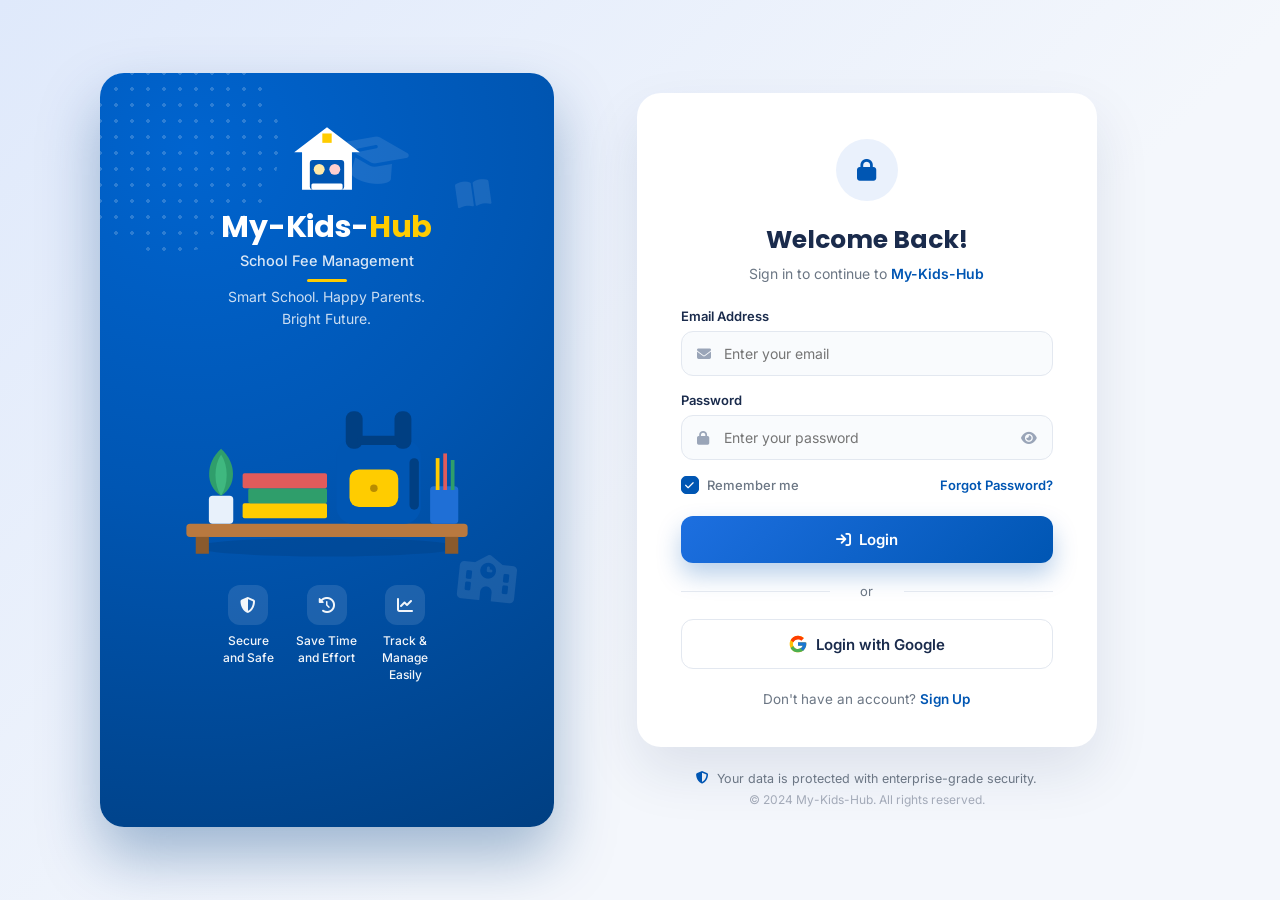
<file: index.html>
<!DOCTYPE html>
<html lang="en">
<head>
    <meta charset="UTF-8">
    <meta name="viewport" content="width=device-width, initial-scale=1.0">
    <title>Login | My-Kids-Hub</title>
    <link rel="preconnect" href="https://fonts.googleapis.com">
    <link href="https://fonts.googleapis.com/css2?family=Poppins:wght@600;700;800&family=Inter:wght@400;500;600;700&display=swap" rel="stylesheet">
    <link rel="stylesheet" href="assets/css/style.css">
    <link rel="stylesheet" href="assets/css/responsive.css">
    <link rel="stylesheet" href="https://cdnjs.cloudflare.com/ajax/libs/font-awesome/6.4.0/css/all.min.css">
</head>
<body>

    <div class="page">
        <div class="main-wrapper">

            <!-- LEFT PANEL -->
            <div class="left-section">
                <div class="dot-pattern"></div>

                <!-- floating outline icons -->
                <i class="fa-solid fa-book-open float-icon fi-1"></i>
                <i class="fa-solid fa-graduation-cap float-icon fi-2"></i>
                <i class="fa-solid fa-backpack float-icon fi-3"></i>
                <i class="fa-solid fa-school float-icon fi-4"></i>

                <div class="left-content">
                    <div class="logo-box">
                        <div class="logo-icon">
                            <svg viewBox="0 0 100 100" xmlns="http://www.w3.org/2000/svg">
                                <path d="M50 8 L92 40 H82 V88 H18 V40 H8 Z" fill="#ffffff"/>
                                <rect x="28" y="50" width="44" height="38" rx="4" fill="#0056b3"/>
                                <rect x="44" y="16" width="12" height="12" fill="#ffcc00"/>
                                <circle cx="40" cy="62" r="7" fill="#ffe9a8"/>
                                <circle cx="60" cy="62" r="7" fill="#ffcfcf"/>
                                <path d="M33 74 Q40 68 47 74" stroke="#0056b3" stroke-width="2" fill="none" stroke-linecap="round"/>
                                <path d="M53 74 Q60 68 67 74" stroke="#0056b3" stroke-width="2" fill="none" stroke-linecap="round"/>
                                <rect x="30" y="80" width="40" height="8" rx="2" fill="#ffffff"/>
                            </svg>
                        </div>
                        <h1>My-Kids-<span>Hub</span></h1>
                        <p class="subtitle">School Fee Management</p>
                        <div class="tagline-divider"></div>
                        <p class="tagline">Smart School. Happy Parents.<br>Bright Future.</p>
                    </div>

                    <div class="hero-illustration">
                        <svg viewBox="0 0 320 220" xmlns="http://www.w3.org/2000/svg">
                            <ellipse cx="160" cy="205" rx="140" ry="10" fill="#003f82" opacity="0.4"/>
                            <!-- desk -->
                            <rect x="10" y="180" width="300" height="14" rx="4" fill="#b9793f"/>
                            <rect x="20" y="194" width="14" height="18" fill="#8a5a2c"/>
                            <rect x="286" y="194" width="14" height="18" fill="#8a5a2c"/>
                            <!-- plant -->
                            <rect x="34" y="150" width="26" height="30" rx="4" fill="#e8f1fb"/>
                            <path d="M47 150 C30 140 30 115 47 100 C64 115 64 140 47 150 Z" fill="#2f9e6b"/>
                            <path d="M47 150 C55 138 55 118 47 106 C39 118 39 138 47 150 Z" fill="#3fb87f"/>
                            <!-- books -->
                            <rect x="70" y="158" width="90" height="16" rx="2" fill="#ffcc00"/>
                            <rect x="76" y="142" width="84" height="16" rx="2" fill="#2f9e6b"/>
                            <rect x="70" y="126" width="90" height="16" rx="2" fill="#e15b5b"/>
                            <!-- backpack -->
                            <rect x="170" y="90" width="90" height="90" rx="18" fill="#0056b3"/>
                            <rect x="180" y="60" width="18" height="40" rx="8" fill="#003f82"/>
                            <rect x="232" y="60" width="18" height="40" rx="8" fill="#003f82"/>
                            <rect x="192" y="86" width="46" height="10" rx="5" fill="#003f82"/>
                            <rect x="184" y="122" width="52" height="40" rx="10" fill="#ffcc00"/>
                            <circle cx="210" cy="142" r="4" fill="#b98c00"/>
                            <rect x="248" y="110" width="10" height="55" rx="5" fill="#003f82"/>
                            <!-- pencil cup -->
                            <rect x="270" y="140" width="30" height="40" rx="4" fill="#1f6fd6"/>
                            <rect x="276" y="110" width="4" height="34" fill="#ffcc00"/>
                            <rect x="284" y="105" width="4" height="39" fill="#e15b5b"/>
                            <rect x="292" y="112" width="4" height="32" fill="#2f9e6b"/>
                        </svg>
                    </div>

                    <div class="feature-row">
                        <div class="feature-item">
                            <i class="fa-solid fa-shield-halved"></i>
                            <span>Secure<br>and Safe</span>
                        </div>
                        <div class="feature-item">
                            <i class="fa-solid fa-clock-rotate-left"></i>
                            <span>Save Time<br>and Effort</span>
                        </div>
                        <div class="feature-item">
                            <i class="fa-solid fa-chart-line"></i>
                            <span>Track &amp; Manage<br>Easily</span>
                        </div>
                    </div>
                </div>
            </div>

            <!-- RIGHT PANEL -->
            <div class="right-section">
                <div class="form-card">
                    <div class="lock-badge">
                        <i class="fa-solid fa-lock"></i>
                    </div>

                    <h2>Welcome Back!</h2>
                    <p class="form-subtitle">Sign in to continue to <span>My-Kids-Hub</span></p>

                    <form id="loginForm">
                        <label for="email">Email Address</label>
                        <div class="input-group">
                            <i class="fa-solid fa-envelope input-icon"></i>
                            <input type="email" id="email" placeholder="Enter your email" required>
                        </div>

                        <label for="password">Password</label>
                        <div class="input-group">
                            <i class="fa-solid fa-lock input-icon"></i>
                            <input type="password" id="password" placeholder="Enter your password" required>
                            <i class="fa-solid fa-eye toggle-icon" id="togglePassword"></i>
                        </div>

                        <div class="form-options">
                            <label class="checkbox-label">
                                <input type="checkbox" id="remember" checked>
                                <span class="custom-checkbox"><i class="fa-solid fa-check"></i></span>
                                Remember me
                            </label>
                            <a href="#" class="forgot-link">Forgot Password?</a>
                        </div>

                        <button type="submit" id="loginBtn">
                            <i class="fa-solid fa-arrow-right-to-bracket"></i> Login
                        </button>

                        <div class="divider"><span>or</span></div>

                        <button type="button" class="google-btn">
                            <svg width="20" height="20" viewBox="0 0 48 48">
                                <path fill="#FFC107" d="M43.6 20.5H42V20H24v8h11.3C33.7 32.9 29.3 36 24 36c-6.6 0-12-5.4-12-12s5.4-12 12-12c3.1 0 5.9 1.2 8 3.1l6-6C34.4 6.1 29.5 4 24 4 13 4 4 13 4 24s9 20 20 20c11 0 20-9 20-20 0-1.2-.1-2.3-.4-3.5z"/>
                                <path fill="#FF3D00" d="M6.3 14.7l6.6 4.8C14.5 16 18.9 13 24 13c3.1 0 5.9 1.2 8 3.1l6-6C34.4 6.1 29.5 4 24 4 16.1 4 9.2 8.3 6.3 14.7z"/>
                                <path fill="#4CAF50" d="M24 44c5.3 0 10.2-2 13.9-5.4l-6.4-5.4C29.4 34.9 26.8 36 24 36c-5.3 0-9.7-3.1-11.3-7.5l-6.6 5C9.1 39.6 16 44 24 44z"/>
                                <path fill="#1976D2" d="M43.6 20.5H42V20H24v8h11.3c-1 2.8-2.9 5.1-5.3 6.6l6.4 5.4C39.9 37.4 44 31.4 44 24c0-1.2-.1-2.3-.4-3.5z"/>
                            </svg>
                            Login with Google
                        </button>

                        <p class="signup-link">Don't have an account? <a href="#">Sign Up</a></p>
                    </form>
                </div>

                <p class="footer-note"><i class="fa-solid fa-shield-halved"></i> Your data is protected with enterprise-grade security.</p>
                <p class="footer-copy">&copy; 2024 My-Kids-Hub. All rights reserved.</p>
            </div>

        </div>
    </div>

    <script src="assets/js/app.js"></script>
</body>
</html>
</file>
<file: assets/css/style.css>
:root {
    --primary: #0056b3;
    --primary-dark: #003f82;
    --primary-light: #eaf1fc;
    --accent: #ffcc00;
    --text-dark: #1a2b4c;
    --text-muted: #6b7684;
    --border: #e3e8f0;
    --radius-lg: 24px;
    --radius-md: 14px;
}

* { margin: 0; padding: 0; box-sizing: border-box; }

body {
    font-family: 'Inter', 'Segoe UI', sans-serif;
    background: linear-gradient(135deg, #dfe9fb 0%, #f4f7fc 60%);
    min-height: 100vh;
    color: var(--text-dark);
}

.page {
    display: flex;
    justify-content: center;
    align-items: center;
    min-height: 100vh;
    padding: 40px 20px;
}

.main-wrapper {
    display: flex;
    width: 1080px;
    max-width: 100%;
    background: transparent;
}

/* ============ LEFT SECTION ============ */
.left-section {
    width: 42%;
    background: radial-gradient(circle at 20% 10%, #0064cf 0%, var(--primary) 45%, var(--primary-dark) 100%);
    border-radius: var(--radius-lg);
    position: relative;
    overflow: hidden;
    padding: 48px 36px;
    color: white;
    display: flex;
    flex-direction: column;
    justify-content: space-between;
    box-shadow: 0 30px 60px rgba(0, 63, 130, 0.35);
}

.dot-pattern {
    position: absolute;
    top: -40px; left: -40px;
    width: 220px; height: 220px;
    background-image: radial-gradient(rgba(255,255,255,0.18) 2px, transparent 2px);
    background-size: 16px 16px;
    border-radius: 50%;
    pointer-events: none;
}

.float-icon {
    position: absolute;
    color: rgba(255,255,255,0.10);
    font-size: 42px;
    pointer-events: none;
}
.fi-1 { top: 14%; right: 14%; font-size: 30px; transform: rotate(-8deg); }
.fi-2 { top: 8%; right: 32%; font-size: 54px; transform: rotate(10deg); }
.fi-3 { top: 42%; left: 6%; font-size: 40px; transform: rotate(-6deg); }
.fi-4 { bottom: 30%; right: 8%; font-size: 46px; transform: rotate(6deg); }

.left-content {
    position: relative;
    z-index: 2;
    display: flex;
    flex-direction: column;
    align-items: center;
    text-align: center;
    gap: 18px;
}

.logo-icon {
    width: 78px;
    height: 78px;
    margin: 0 auto 6px;
}
.logo-icon svg { width: 100%; height: 100%; }

.logo-box h1 {
    font-family: 'Poppins', sans-serif;
    font-size: 30px;
    font-weight: 700;
    letter-spacing: -0.3px;
}
.logo-box h1 span { color: var(--accent); }

.subtitle {
    font-size: 14.5px;
    opacity: 0.85;
    margin-top: 2px;
    font-weight: 500;
}

.tagline-divider {
    width: 40px;
    height: 3px;
    background: var(--accent);
    border-radius: 2px;
    margin: 10px auto 4px;
}

.tagline {
    font-size: 14px;
    opacity: 0.8;
    line-height: 1.6;
}

.hero-illustration {
    width: 100%;
    max-width: 300px;
    margin: 6px auto;
}
.hero-illustration svg { width: 100%; display: block; }

.feature-row {
    display: flex;
    justify-content: space-between;
    gap: 10px;
    position: relative;
    z-index: 2;
}

.feature-item {
    flex: 1;
    display: flex;
    flex-direction: column;
    align-items: center;
    gap: 8px;
    font-size: 12px;
    line-height: 1.4;
    font-weight: 500;
    opacity: 0.95;
}
.feature-item i {
    width: 40px; height: 40px;
    display: flex; align-items: center; justify-content: center;
    background: rgba(255,255,255,0.12);
    border-radius: 12px;
    font-size: 16px;
}

/* ============ RIGHT SECTION ============ */
.right-section {
    width: 58%;
    display: flex;
    flex-direction: column;
    align-items: center;
    justify-content: center;
    padding: 20px 40px;
}

.form-card {
    background: white;
    width: 100%;
    max-width: 460px;
    border-radius: var(--radius-lg);
    padding: 46px 44px 40px;
    box-shadow: 0 25px 55px rgba(20, 40, 90, 0.10);
}

.lock-badge {
    width: 62px;
    height: 62px;
    background: var(--primary-light);
    color: var(--primary);
    border-radius: 50%;
    display: flex;
    align-items: center;
    justify-content: center;
    font-size: 22px;
    margin: 0 auto 20px;
}

.form-card h2 {
    font-family: 'Poppins', sans-serif;
    font-size: 25px;
    font-weight: 700;
    text-align: center;
    color: var(--text-dark);
}

.form-subtitle {
    text-align: center;
    color: var(--text-muted);
    font-size: 14px;
    margin-top: 6px;
    margin-bottom: 26px;
}
.form-subtitle span { color: var(--primary); font-weight: 600; }

label {
    display: block;
    font-size: 13px;
    font-weight: 600;
    color: var(--text-dark);
    margin-bottom: 7px;
}

.input-group {
    position: relative;
    margin-bottom: 16px;
}

.input-icon {
    position: absolute;
    left: 16px;
    top: 50%;
    transform: translateY(-50%);
    color: #9aa5b8;
    font-size: 14px;
}

input[type="email"],
input[type="password"],
input[type="text"] {
    width: 100%;
    padding: 13px 16px 13px 42px;
    border: 1.5px solid var(--border);
    border-radius: 12px;
    font-size: 14px;
    font-family: inherit;
    background: #f9fbfd;
    transition: border-color 0.2s, box-shadow 0.2s;
}
input:focus {
    outline: none;
    border-color: var(--primary);
    box-shadow: 0 0 0 3px rgba(0, 86, 179, 0.12);
    background: white;
}

.toggle-icon {
    position: absolute;
    right: 16px;
    top: 50%;
    transform: translateY(-50%);
    color: #9aa5b8;
    cursor: pointer;
    font-size: 14px;
}
.toggle-icon:hover { color: var(--primary); }

.form-options {
    display: flex;
    justify-content: space-between;
    align-items: center;
    margin: 6px 0 22px;
    font-size: 13px;
}

.checkbox-label {
    display: flex;
    align-items: center;
    gap: 8px;
    color: var(--text-muted);
    font-weight: 500;
    cursor: pointer;
    margin-bottom: 0;
}
.checkbox-label input { display: none; }
.custom-checkbox {
    width: 18px; height: 18px;
    border-radius: 5px;
    border: 1.5px solid var(--border);
    display: flex; align-items: center; justify-content: center;
    font-size: 10px;
    color: transparent;
    background: white;
    transition: all 0.15s;
}
.checkbox-label input:checked + .custom-checkbox {
    background: var(--primary);
    border-color: var(--primary);
    color: white;
}

.forgot-link {
    color: var(--primary);
    text-decoration: none;
    font-weight: 600;
}
.forgot-link:hover { text-decoration: underline; }

button {
    width: 100%;
    padding: 14px;
    border: none;
    border-radius: 12px;
    font-size: 15px;
    font-weight: 600;
    font-family: inherit;
    cursor: pointer;
    display: flex;
    align-items: center;
    justify-content: center;
    gap: 8px;
    transition: transform 0.15s, box-shadow 0.15s, opacity 0.15s;
}

#loginBtn {
    background: linear-gradient(135deg, #1d6fe0, var(--primary));
    color: white;
    box-shadow: 0 12px 24px rgba(0, 86, 179, 0.28);
}
#loginBtn:hover { transform: translateY(-1px); box-shadow: 0 16px 28px rgba(0, 86, 179, 0.34); }
#loginBtn:disabled { opacity: 0.75; cursor: default; transform: none; }

.divider {
    text-align: center;
    margin: 20px 0;
    position: relative;
    color: var(--text-muted);
    font-size: 13px;
}
.divider::before, .divider::after {
    content: "";
    position: absolute;
    top: 50%;
    width: 40%;
    height: 1px;
    background: var(--border);
}
.divider::before { left: 0; }
.divider::after { right: 0; }

.google-btn {
    background: white;
    border: 1.5px solid var(--border);
    color: var(--text-dark);
}
.google-btn:hover { border-color: #c9d2e0; background: #fafbfd; }

.signup-link {
    text-align: center;
    margin-top: 22px;
    font-size: 13.5px;
    color: var(--text-muted);
}
.signup-link a {
    color: var(--primary);
    font-weight: 600;
    text-decoration: none;
}
.signup-link a:hover { text-decoration: underline; }

.footer-note {
    display: flex;
    align-items: center;
    gap: 8px;
    justify-content: center;
    color: var(--text-muted);
    font-size: 12.5px;
    margin-top: 24px;
}
.footer-note i { color: var(--primary); }

.footer-copy {
    text-align: center;
    color: #a3aab8;
    font-size: 12px;
    margin-top: 6px;
}
</file>
<file: assets/css/responsive.css>
@media (max-width: 900px) {
    .main-wrapper {
        flex-direction: column;
        width: 100%;
        gap: 24px;
    }
    .left-section, .right-section {
        width: 100%;
    }
    .left-section {
        padding: 36px 24px;
    }
    .hero-illustration { max-width: 240px; }
    .form-card { padding: 36px 28px; }
}

@media (max-width: 480px) {
    .page { padding: 16px; }
    .left-section { border-radius: 20px; padding: 28px 18px; }
    .logo-box h1 { font-size: 24px; }
    .form-card { padding: 30px 20px; border-radius: 18px; }
    .feature-row { gap: 6px; }
    .feature-item { font-size: 10.5px; }
    .feature-item i { width: 34px; height: 34px; font-size: 14px; }
    .float-icon { display: none; }
    .form-options { flex-direction: column; align-items: flex-start; gap: 12px; }
}
@media (max-width: 1200px) {
    .grid-3 { grid-template-columns: 1fr 1fr; }
    .calendar-panel { grid-column: span 2; }
}

@media (max-width: 992px) {
    .stats-grid { grid-template-columns: repeat(2, 1fr); }
    .grid-2, .grid-2b { grid-template-columns: 1fr; }
    .quick-actions { grid-template-columns: repeat(3, 1fr); }
}

@media (max-width: 860px) {
    .sidebar {
        position: fixed;
        z-index: 50;
        transform: translateX(-100%);
    }
    .sidebar.open { transform: translateX(0); }
    .menu-toggle { display: flex; align-items: center; justify-content: center; }
    .grid-3 { grid-template-columns: 1fr; }
    .calendar-panel { grid-column: span 1; }
    .topbar { padding: 16px 18px; }
    .content-scroll { padding: 20px 18px 32px; }
}

@media (max-width: 600px) {
    .stats-grid { grid-template-columns: 1fr 1fr; gap: 12px; }
    .stat-card { padding: 16px; }
    .stat-value { font-size: 19px; }
    .quick-actions { grid-template-columns: repeat(2, 1fr); }
    .profile-text { display: none; }
    .topbar-left p { display: none; }
    .fee-summary-body { flex-direction: column; }
}
</file>
